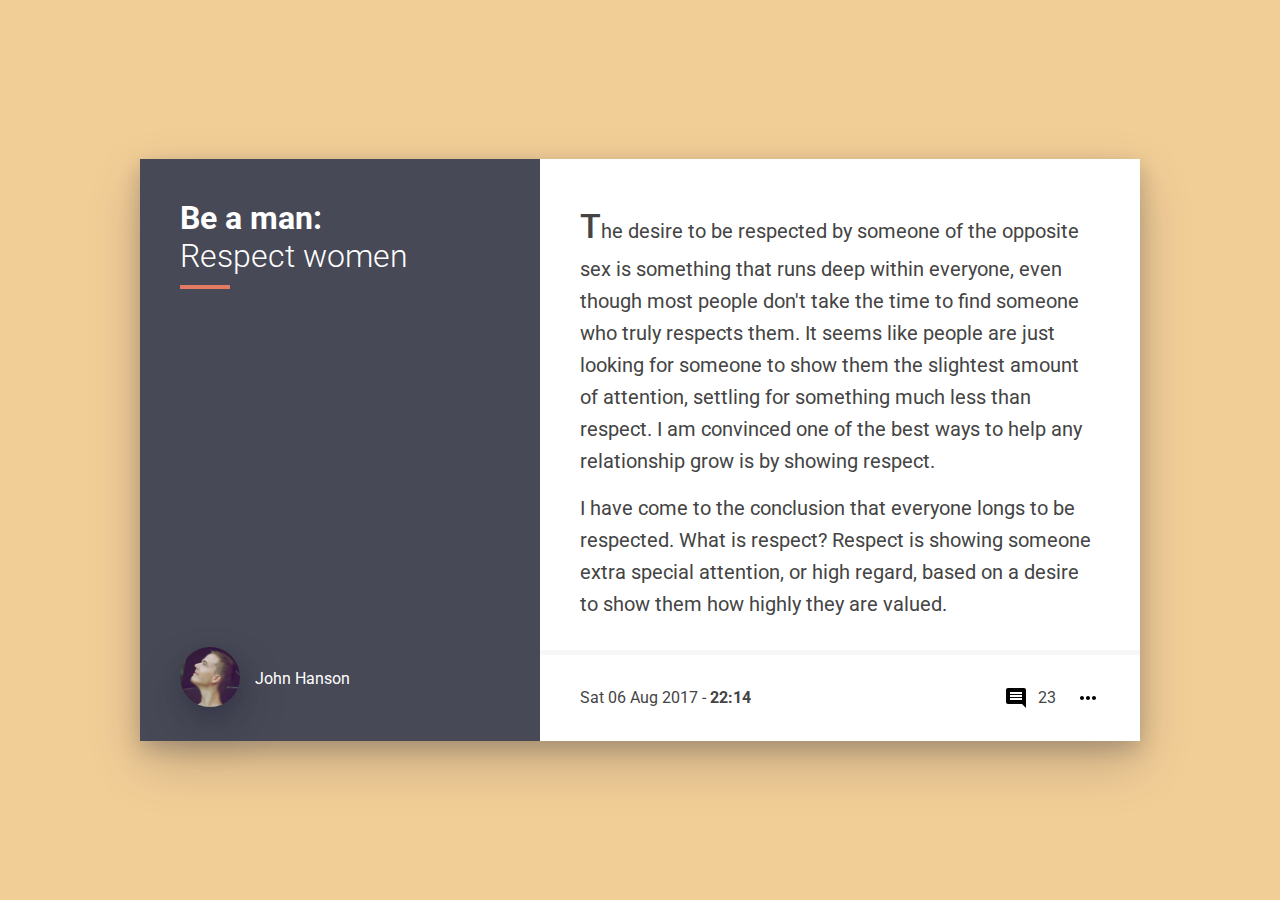
<file: article/assets/index.html>
<!DOCTYPE html>
<html lang="en">

<head>
  <meta charset="UTF-8">
  <meta name="viewport" content="width=device-width, initial-scale=1.0">
  <meta http-equiv="X-UA-Compatible" content="ie=edge">
  <title>Loop 1 - Step 7</title>
  <link href="https://fonts.googleapis.com/css?family=Roboto:300,400,500,700" rel="stylesheet">
  <link rel="stylesheet" href="./styles.css" />
</head>

<body>
  <div class="card">
    <div class="card__left">
      <div class="card__left__header">
        <div class="card__title">Be a man:</div>
        <div class="card__subtitle">Respect women</div>
        <div class="card__line"></div>
      </div>
      <div class="card__left__footer">
        <div class="card__author__image"><img src="./img/avatar.jpg" alt=""></div>
        <div class="card__author__name">John Hanson</div>
      </div>
    </div>
    <div class="card__right">
      <div class="card__content">
        <p>
          <span class="first-letter">T</span>he desire to be respected by someone of the opposite sex is something that runs deep within everyone, even though most people don't take the time to find someone who truly respects them. It seems like people are just looking for someone to show them the slightest amount of attention, settling for something much less than respect. I am convinced one of the best ways to help any relationship grow is by showing respect.
        </p>
        <p>
          I have come to the conclusion that everyone longs to be respected. What is respect? Respect is showing someone extra special attention, or high regard, based on a desire to show them how highly they are valued.
        </p>
      </div>
      <div class="card__right__footer">
        <div class="card__right__date">Sat 06 Aug 2017 - <strong>22:14</strong></div>
        <div class="card__right__info">
          <img src="./img/comment.svg" alt="">
          <div class="card__right__numcomments">23</div>
          <img src="./img/more.svg" alt="">
        </div>
      </div>
    </div>
  </div>

</body>

</html>
</file>
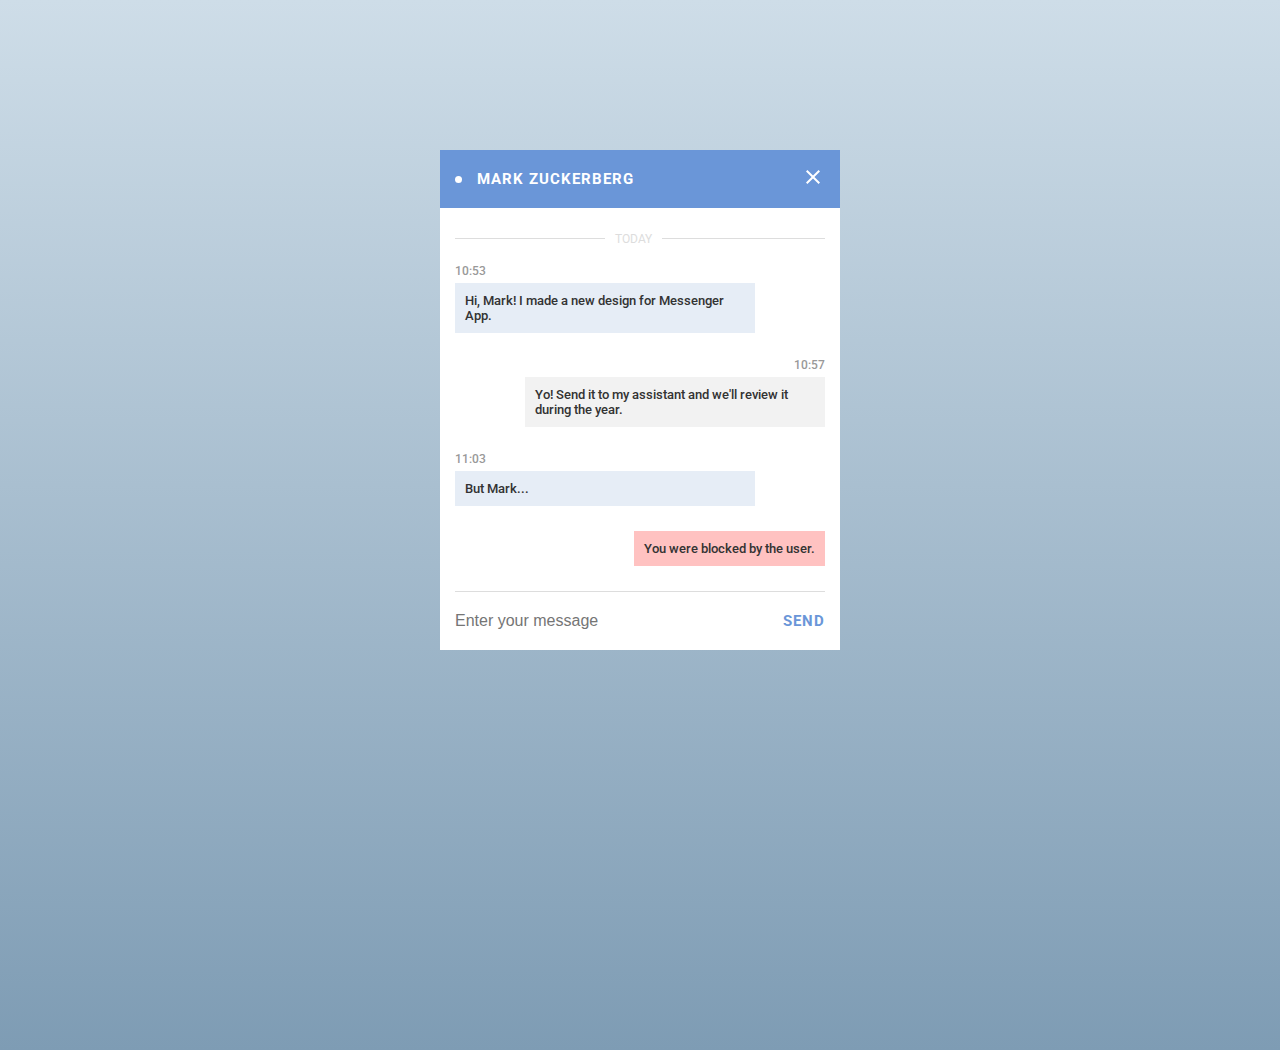
<file: chat/assets/index.html>
<!DOCTYPE html>
<html lang="en">

<head>
  <meta charset="UTF-8">
  <meta name="viewport" content="width=device-width, initial-scale=1.0">
  <meta http-equiv="X-UA-Compatible" content="ie=edge">
  <title>Loop 1 - Step 4</title>
  <link href="https://fonts.googleapis.com/css?family=Roboto:400,500,700" rel="stylesheet">
  <link rel="stylesheet" href="./styles.css" />
</head>

<body>
  <div class="chat">
    <div class="chat__header">
      <div class="chat__title">
        <div class="chat__dot"></div>
        <div class="chat__name">Mark Zuckerberg</div>
      </div>
      <div class="chat__close"><img src="./img/close.svg" alt=""></div>
    </div>
    <div class="chat__inner">
      <div class="chat__hr chat__date">
        <div class="chat__today">Today</div>
      </div>
      <div class="chat__messages">
        <div class="chat__message">
          <div class="chat__message__date">10:53</div>
          <div class="chat__message__content">Hi, Mark! I made a new design for Messenger App.</div>
        </div>
        <div class="chat__message">
          <div class="chat__message__date">10:57</div>
          <div class="chat__message__content">Yo! Send it to my assistant and we'll review it during the year.</div>
        </div>
        <div class="chat__message">
          <div class="chat__message__date">11:03</div>
          <div class="chat__message__content">But Mark...</div>
        </div>
        <div class="chat__message chat__error">
          <div class="chat__message__content">You were blocked by the user.</div>
        </div>
      </div>

      <div class="chat__hr">
      </div>
      <div class="chat__form">
        <input type="text" class="chat__mymessage" placeholder="Enter your message">
        <a href="#" class="chat__send">Send</a>
      </div>
    </div>
  </div>
</body>

</html>
</file>
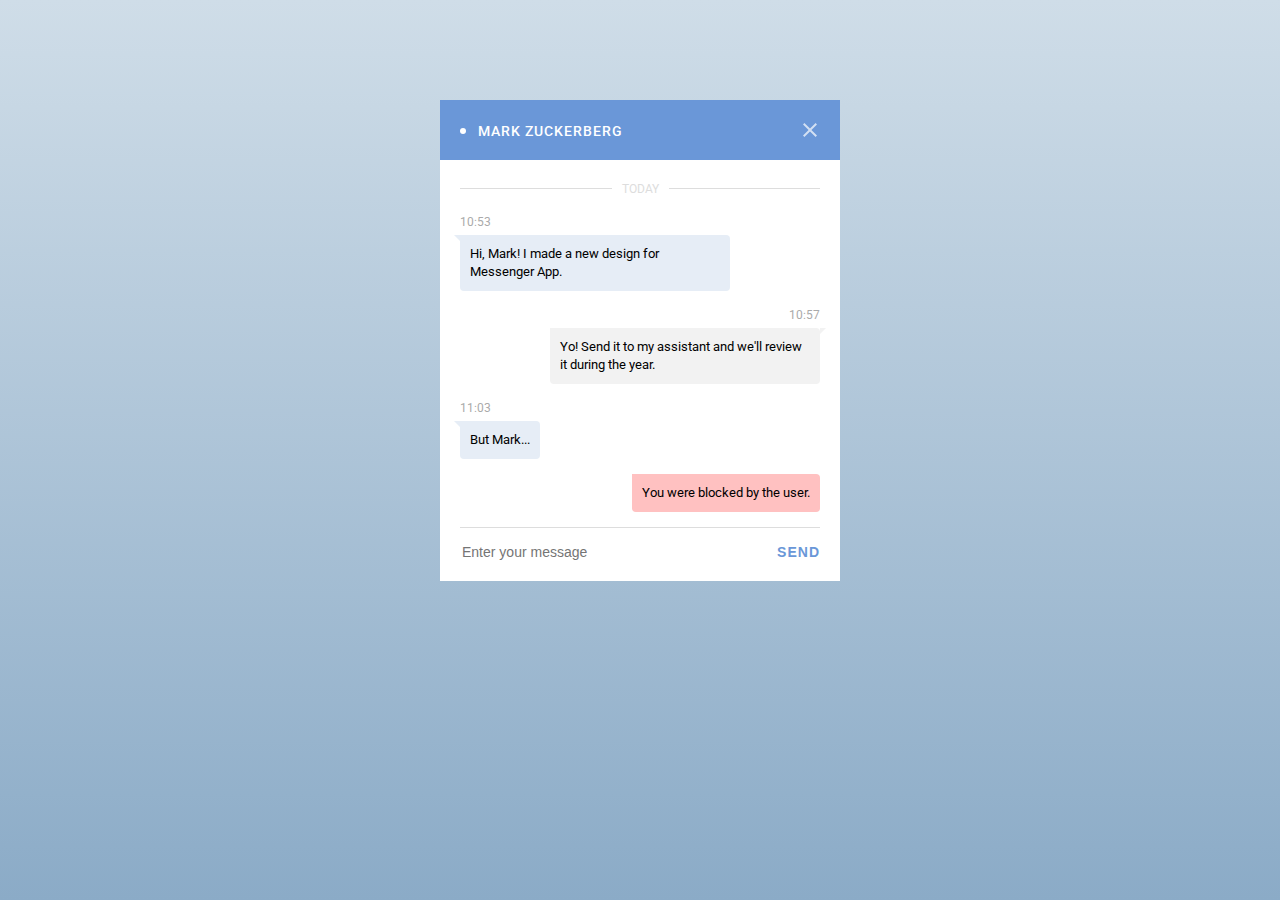
<file: chat/source/index.html>
<!DOCTYPE html>
<html lang="en">
<head>
  <meta charset="UTF-8">
  <meta name="viewport" content="width=device-width, initial-scale=1.0">
  <meta http-equiv="X-UA-Compatible" content="ie=edge">
  <title>Loop 1 - Step 4</title>
  <link href="https://fonts.googleapis.com/css?family=Roboto:400,500,700" rel="stylesheet">
  <link rel="stylesheet" href="./styles.css" />
</head>
<body>
  <!--
    Hints:

    1.
    We have the perfect example of reusing same blocks of code here with different states.
    Messages html is the same for all the cases and adding just 1 class to the message changes its
    visual appearance with no need to copy-paste the css.

    2.
    Wrapping your inputs and buttons with form is a best practice.
    It lets user submit it not just by pressing the button with mouse
    but in other native ways as well, like by pressing Enter.

  -->

  <div class="root">
    <div class="chat">
      <div class="chat__header">
        <div class="chat__title">
          <span class="chat__name">
            Mark Zuckerberg
          </span>
        </div>

        <button class="chat__close"></button>
      </div>

      <div class="chat__window">
        <div class="chat__separator">
          <div class="chat__date">
            Today
          </div>
        </div>

        <div class="message chat__message">
          <div class="message__time">
            10:53
          </div>
          <div class="message__content">
            Hi, Mark! I made a new design for Messenger App.
          </div>
        </div>

        <div class="message message_response chat__message">
          <div class="message__time">
            10:57
          </div>
          <div class="message__content">
            Yo! Send it to my assistant and we'll review it during the year.
          </div>
        </div>

        <div class="message chat__message">
          <div class="message__time">
            11:03
          </div>
          <div class="message__content">
            But Mark...
          </div>
        </div>

        <div class="message message_error message_response chat__message">
          <div class="message__content">
            You were blocked by the user.
          </div>
        </div>

        <form class="chat__bottom" action="#">
          <input type="text" class="chat__input" placeholder="Enter your message" />
          <button class="chat__submit">Send</button>
        </form>
      </div>
    </div>
  </div>
</body>
</html>
</file>
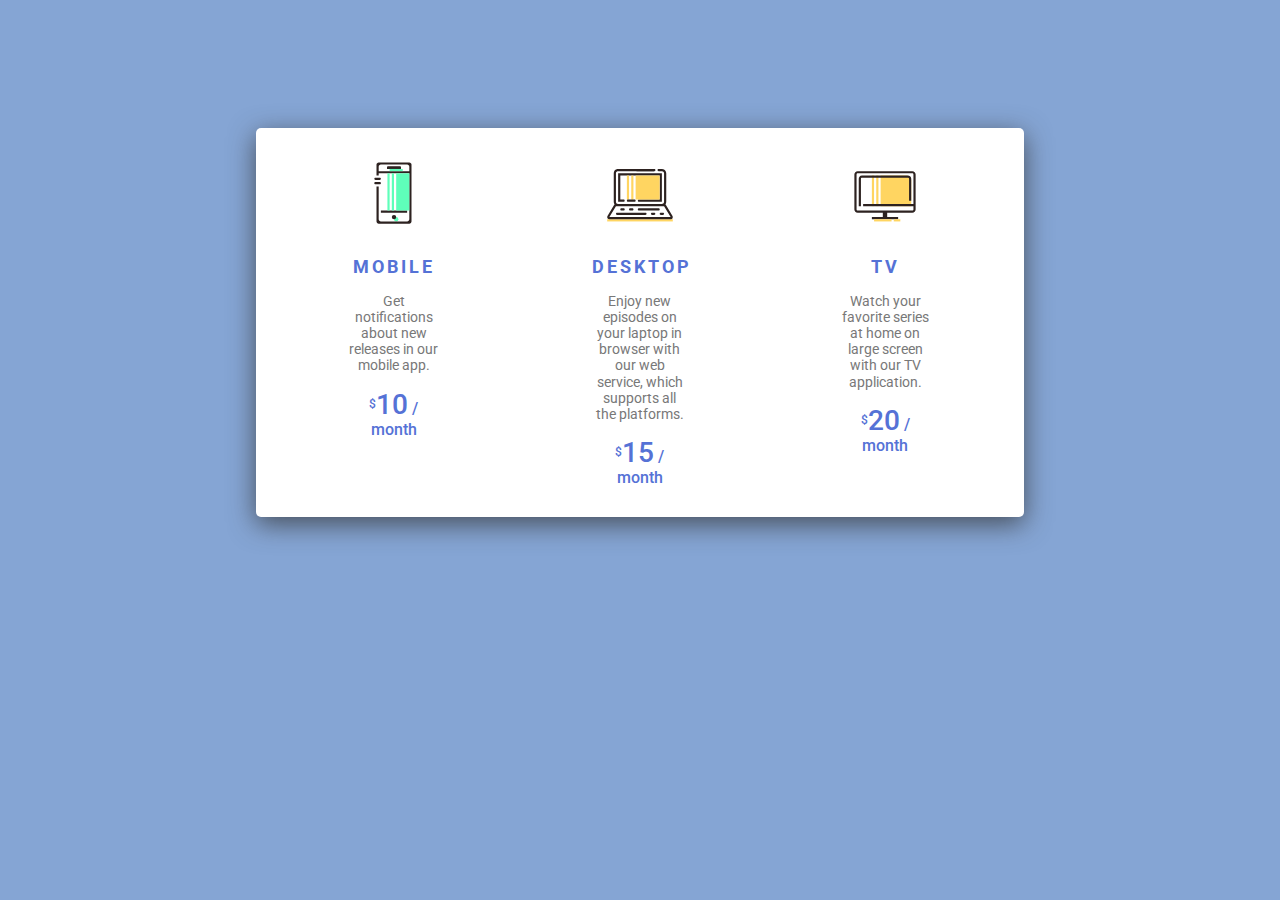
<file: offers_row/assets/index.html>
<!DOCTYPE html>
<html lang="en">

<head>
  <meta charset="UTF-8">
  <meta name="viewport" content="width=device-width, initial-scale=1.0">
  <meta http-equiv="X-UA-Compatible" content="ie=edge">
  <title>Loop 1 - Step 1</title>
  <link href="https://fonts.googleapis.com/css?family=Roboto:400,500,700" rel="stylesheet">
  <link rel="stylesheet" href="./normalize.css">
  <link rel="stylesheet" href="./styles.css" />
</head>

<body>
  <main>
    <div class="offers">
      <div class="offers__item">
        <div class="offer__image"><img src="./img/device.svg" alt=""></div>
        <div class="offer__title">Mobile</div>
        <div class="offer__content">Get notifications about new releases in our mobile app.</div>
        <div class="offer__price"><sup>$</sup><span class="price__amount">10</span> / month</div>
      </div>
      <div class="offers__item">
        <div class="offer__image"><img src="./img/laptop.svg" alt=""></div>
        <div class="offer__title">Desktop</div>
        <div class="offer__content">Enjoy new episodes on your laptop in browser with our web service, which supports all the platforms.</div>
        <div class="offer__price"><sup>$</sup><span class="price__amount">15</span> / month</div>
      </div>
      <div class="offers__item">
        <div class="offer__image"><img src="./img/monitor.svg" alt=""></div>
        <div class="offer__title">TV</div>
        <div class="offer__content">Watch your favorite series at home on large screen with our TV application.</div>
        <div class="offer__price"><sup>$</sup><span class="price__amount">20</span> / month</div>
      </div>
    </div>
  </main>
</body>

</html>
</file>
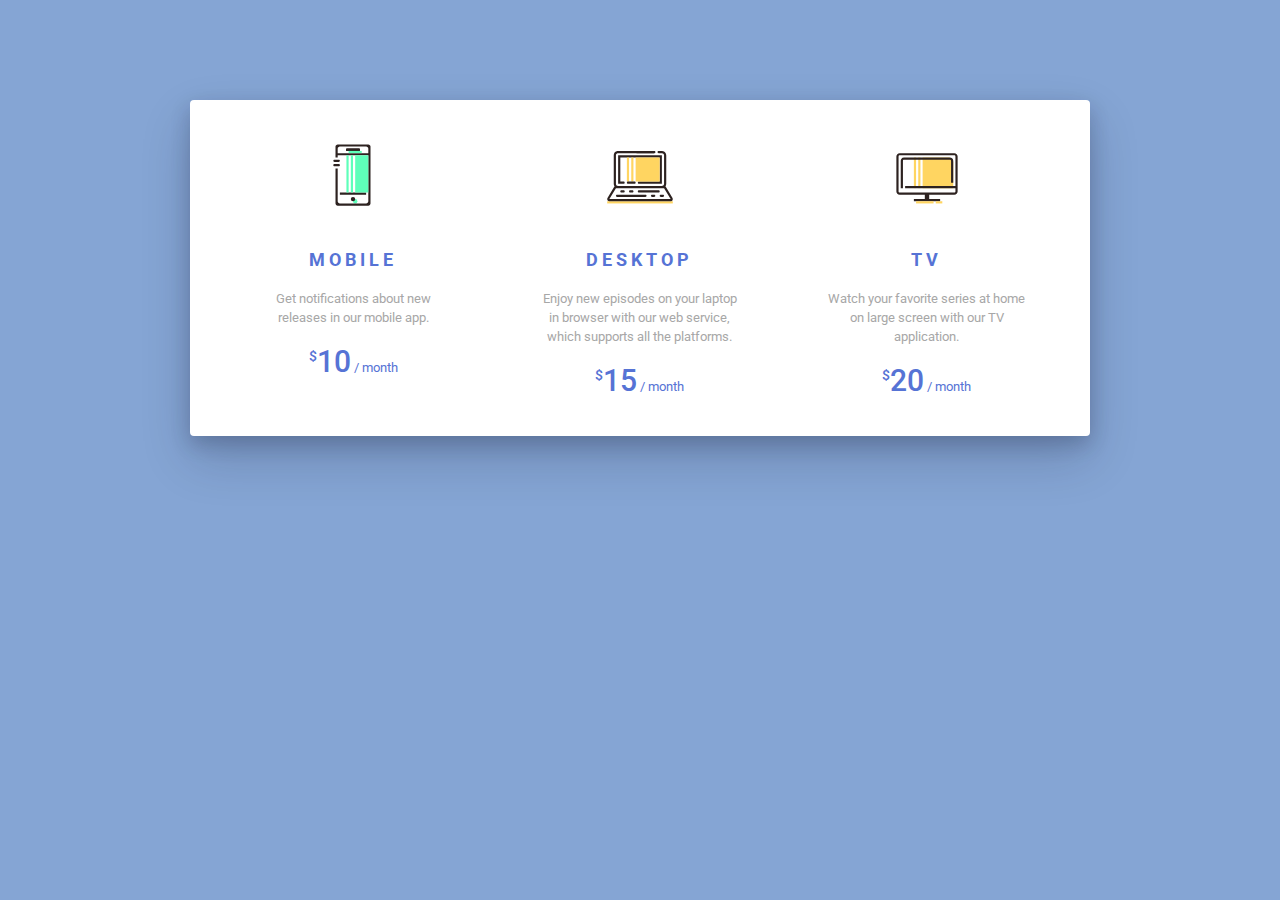
<file: offers_row/source/index.html>
<!DOCTYPE html>
<html lang="en">
<head>
  <meta charset="UTF-8">
  <meta name="viewport" content="width=device-width, initial-scale=1.0">
  <meta http-equiv="X-UA-Compatible" content="ie=edge">
  <title>Loop 1 - Step 1</title>
  <link href="https://fonts.googleapis.com/css?family=Roboto:400,500,700" rel="stylesheet">
  <link rel="stylesheet" href="./styles.css" />
</head>
<body>
  <!--
    Hints:

    1.
    You can notice opening and closing comments between the columns in the code.
    They are used in order to remove offsets between inline-block elements.
    That happens cause they are partly inline, so browser parses them as words in a sentence
    and adding a new line in the code counts as a space symbol for browser.
    Thus we are removing such spaces using comments.

    2.
    Columns contents have different texts and icons but their code is the same for all 3 the cases.
    That makes these contents reusable in any context.
    Whether it's wrapped in a column or used in any other way - it keeps its structure the same.
  -->

  <div class="root">
    <div class="card">
      <a href="#" class="item">
        <img class="item__image" src="./img/device.svg" />
        <h2 class="item__title">
          Mobile
        </h2>
        <p class="item__text">
          Get notifications about new releases in our mobile app.
        </p>
        <div class="item__price">
          <span class="item__value"><sup class="item__currency">$</sup>10</span>
          / month
        </div>
      </a><!--
      --><a href="#" class="item">
        <img class="item__image" src="./img/laptop.svg" />
        <h2 class="item__title">
          Desktop
        </h2>
        <p class="item__text">
          Enjoy new episodes on your laptop in browser with our web service, which supports all the platforms.
        </p>
        <div class="item__price">
          <span class="item__value"><sup class="item__currency">$</sup>15</span>
          / month
        </div>
      </a><!--
      --><a href="#" class="item">
        <img class="item__image" src="./img/monitor.svg" />
        <h2 class="item__title">
          TV
        </h2>
        <p class="item__text">
          Watch your favorite series at home on large screen with our TV application.
        </p>
        <div class="item__price">
          <span class="item__value"><sup class="item__currency">$</sup>20</span>
          / month
        </div>
      </a>
    </div>
  </div>
</body>
</html>
</file>
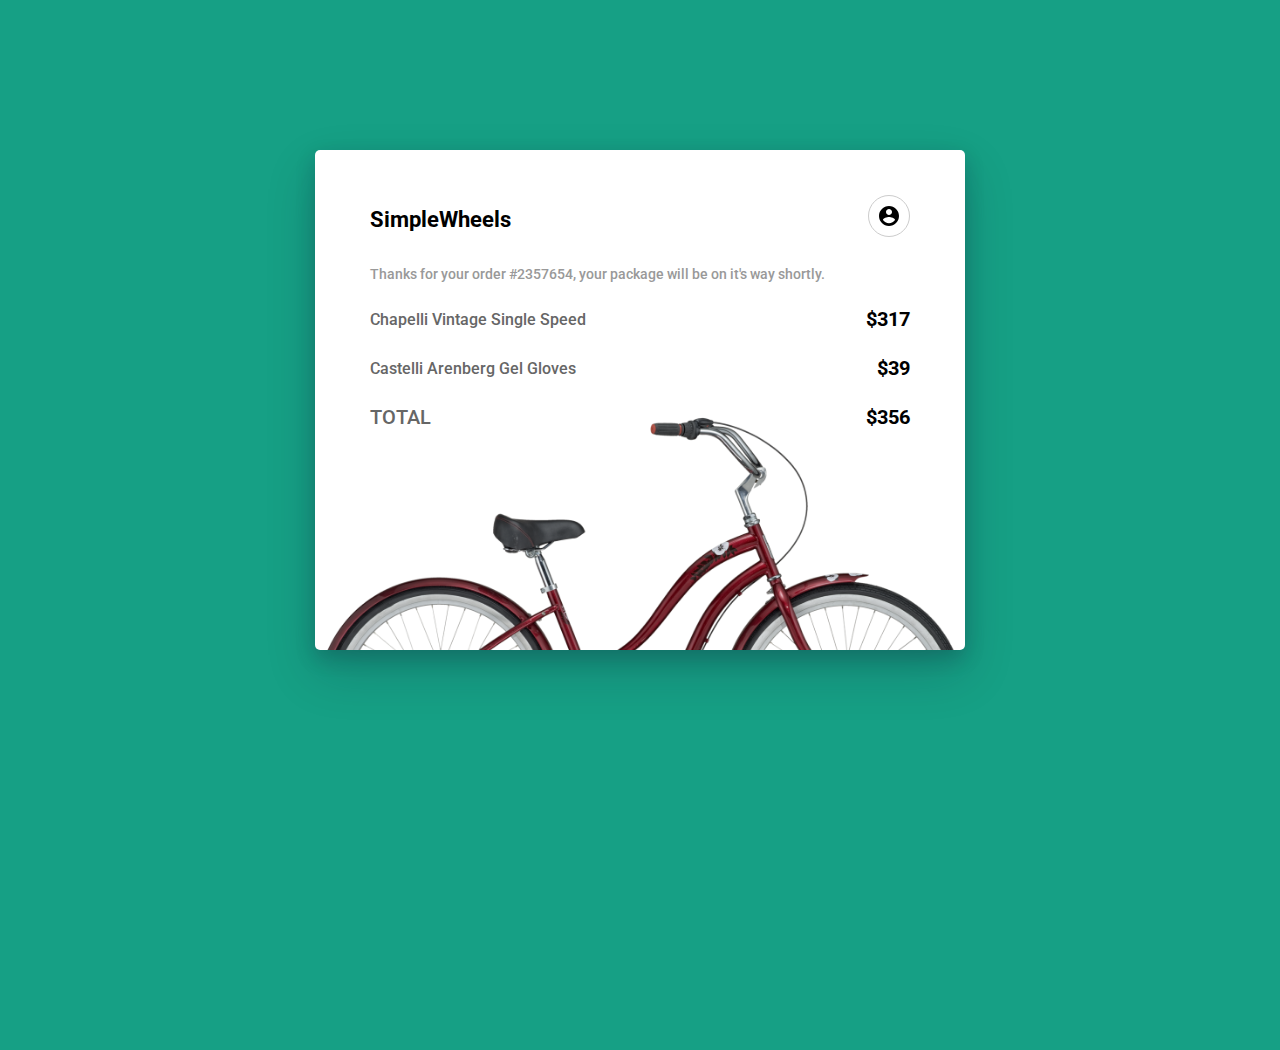
<file: order_confirmation/assets/index.html>
<!DOCTYPE html>
<html lang="en">

<head>
  <meta charset="UTF-8">
  <meta name="viewport" content="width=device-width, initial-scale=1.0">
  <meta http-equiv="X-UA-Compatible" content="ie=edge">
  <title>Loop 1 - Step 3</title>
  <link href="https://fonts.googleapis.com/css?family=Roboto:400,500,700" rel="stylesheet">
  <link rel="stylesheet" href="./styles.css" />
</head>

<body>
  <div class="card">
    <div class="card__row card__header">
      <div class="card__title">SimpleWheels</div>
      <div class="card__pic"><img src="./img/account.svg" alt=""></div>
    </div>
    <div class="card__row card__confirmation">
      Thanks for your order #2357654, your package will be on it's way shortly.
    </div>
    <div class="card__row">
      <div class="card__item">Chapelli Vintage Single Speed</div>
      <div class="card__price">$317</div>
    </div>
    <div class="card__row">
      <div class="card__item">Castelli Arenberg Gel Gloves</div>
      <div class="card__price">$39</div>
    </div>
    <div class="card__row card__total">
      <div class="card__item">Total</div>
      <div class="card__price">$356</div>
    </div>
  </div>
</body>

</html>
</file>
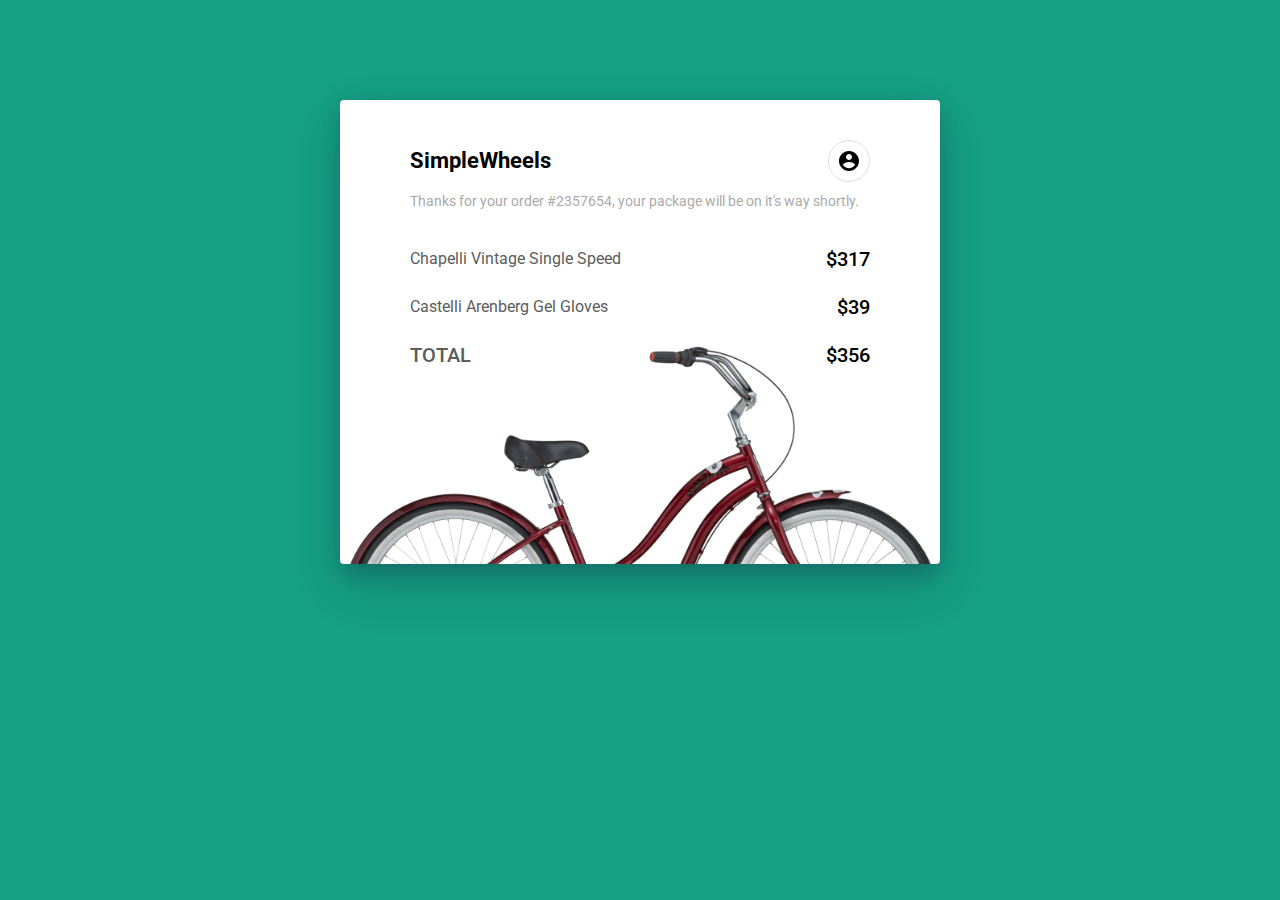
<file: order_confirmation/source/index.html>
<!DOCTYPE html>
<html lang="en">
<head>
  <meta charset="UTF-8">
  <meta name="viewport" content="width=device-width, initial-scale=1.0">
  <meta http-equiv="X-UA-Compatible" content="ie=edge">
  <title>Loop 1 - Step 3</title>
  <link href="https://fonts.googleapis.com/css?family=Roboto:400,500,700" rel="stylesheet">
  <link rel="stylesheet" href="./styles.css" />
</head>
<body>
  <!--
    Hints:

    1.
    Hover animation for the icon uses box-shadow instead of border with opacity
    as it doesn't move the element when its value is changed, so we don't have to move it back manually.

    2.
    Absolute positioning the image of the bicycle as a separate block should help you maintain the code in the future.
    The code will be more likely to break after adding new content if it is rendered using background for the whole card.

  -->

  <div class="root">
    <div class="card">
      <div class="card__inner">
        <div class="card__top">
          <div class="card__title">
            SimpleWheels
          </div>
          <a href="#account" class="card__account">
            <img src="./img/account.svg" alt="" class="card__account-icon" />
          </a>
        </div>
        <div class="card__subtitle">
          Thanks for your order #2357654, your package will be on it's way shortly.
        </div>

        <div class="order card__order">
          <div class="order__item">
            <div class="order__name">
              Chapelli Vintage Single Speed
            </div>
            <div class="order__price">
              $317
            </div>
          </div>
          <div class="order__item">
            <div class="order__name">
              Castelli Arenberg Gel Gloves
            </div>
            <div class="order__price">
              $39
            </div>
          </div>
          <div class="order__item order__item_total">
            <div class="order__name">
              Total
            </div>
            <div class="order__price">
              $356
            </div>
          </div>
        </div>
      </div>  

      <div class="card__background"></div>
    </div>
  </div>
</body>
</html>
</file>
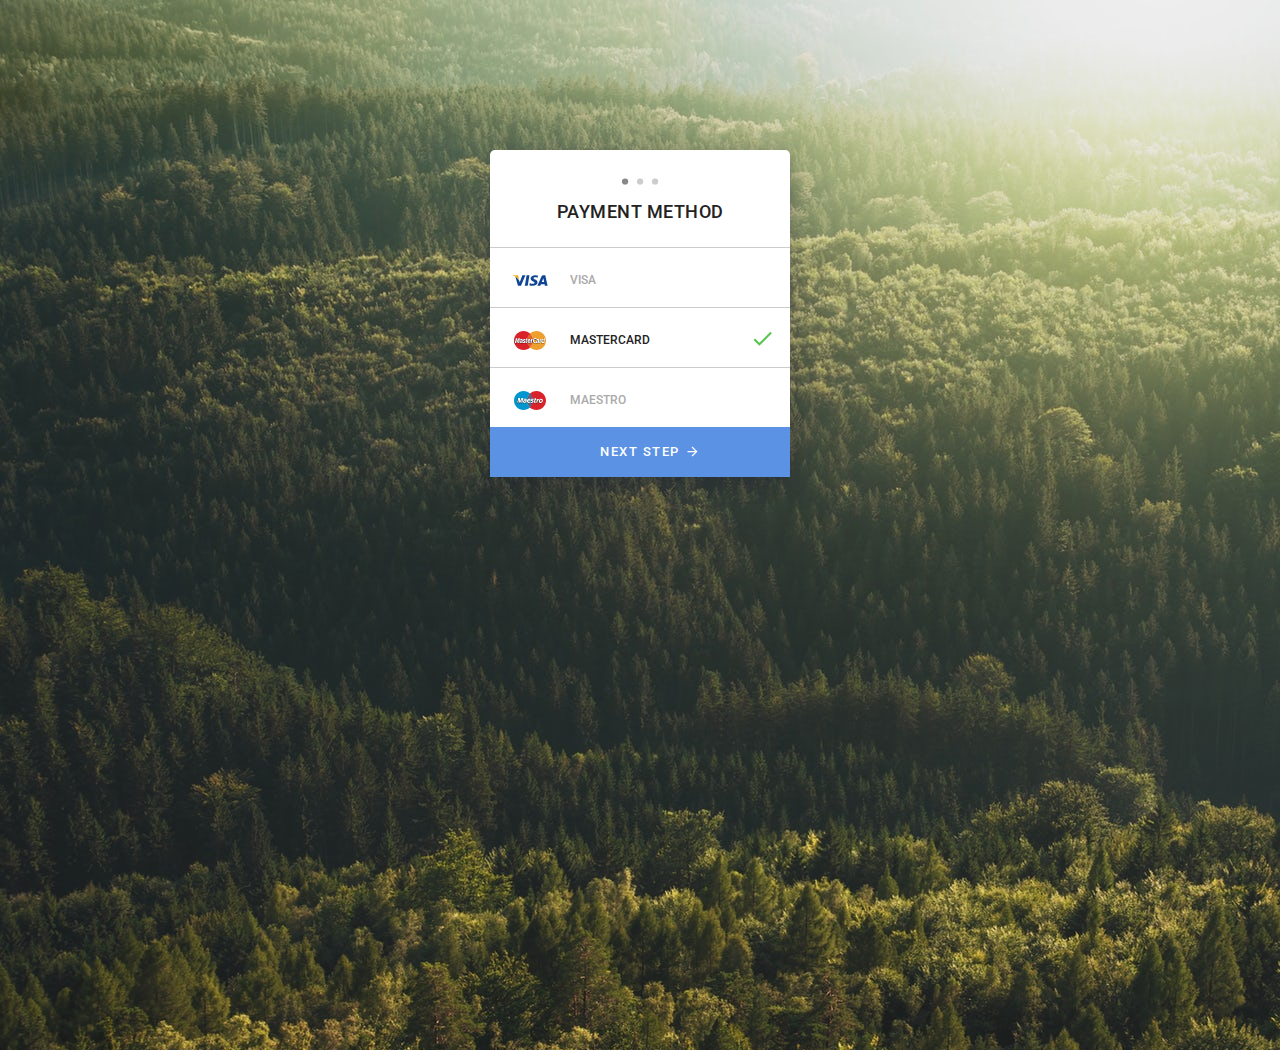
<file: payment_method/assets/index.html>
<!DOCTYPE html>
<html lang="en">
<head>
  <meta charset="UTF-8">
  <meta name="viewport" content="width=device-width, initial-scale=1.0">
  <meta http-equiv="X-UA-Compatible" content="ie=edge">
  <title>Loop 1 - Step 2</title>
  <link href="https://fonts.googleapis.com/css?family=Roboto:400,500,700" rel="stylesheet">
  <link rel="stylesheet" href="./styles.css" />
</head>
<body>
  <div class="card">
    <div class="card__header">
      <div class="card__dots"><span class="active">.</span>..</div>
      <div class="card__title">Payment method</div>
    </div>
    <div class="item">
      <div class="item__image"><img src="./img/visa.svg" alt=""></div>
      <div class="item__text">Visa</div>
    </div>
    <div class="item item-active">
      <div class="item__image"><img src="./img/mastercard.svg" alt=""></div>
      <div class="item__text">Mastercard</div>
    </div>
    <div class="item">
      <div class="item__image"><img src="./img/maestro.svg" alt=""></div>
      <div class="item__text">Maestro</div>
    </div>
    <a href="#" class="card__button"><span>Next step</span></a>
  </div>
</body>
</html>
</file>
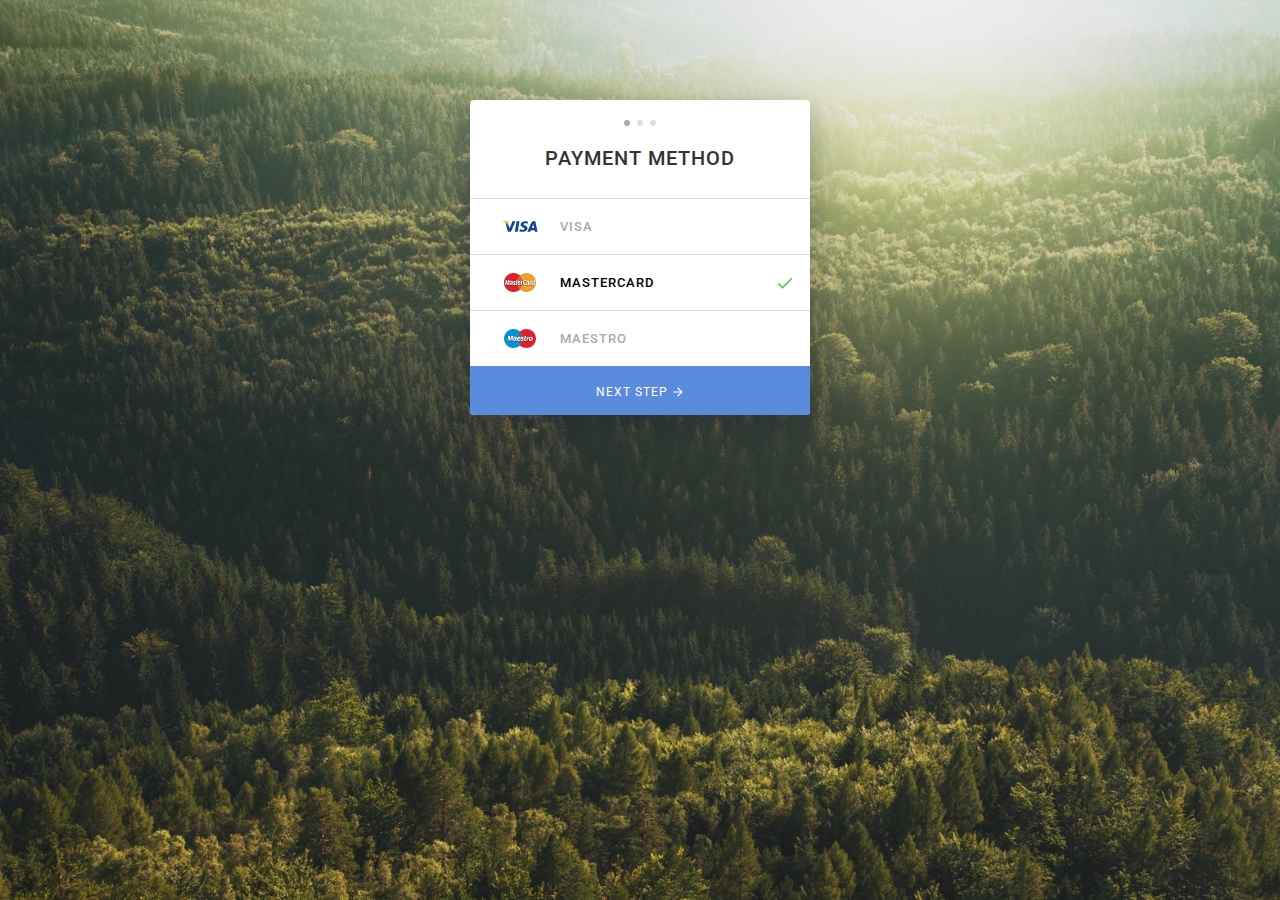
<file: payment_method/source/index.html>
<!DOCTYPE html>
<html lang="en">
<head>
  <meta charset="UTF-8">
  <meta name="viewport" content="width=device-width, initial-scale=1.0">
  <meta http-equiv="X-UA-Compatible" content="ie=edge">
  <title>Loop 1 - Step 2</title>
  <link href="https://fonts.googleapis.com/css?family=Roboto:400,500,700" rel="stylesheet">
  <link rel="stylesheet" href="./styles.css" />
</head>
<body>
  <!--
    Hints:

    1.
    You can find classes like dots__item dots__item_active in the code.
    This css naming method is called BEM and you can easily find some information
    about it in the Google.
    _active part means we are modifying the original class by changing current
    or adding some new styles to the element.
    It is used to prevent copy-pasting the same code over and over again as default
    styles for element are applied by the dots__item class.

    2.
    Flex is used for options__item in order to prevent the code break when option
    contains more text.
    You cannot be sure that there won't be a longer name at some point in the future.
    Even if design has only 1-word names for now.
  -->

  <div class="root">
    <div class="card">
      <div class="card__top">
        <div class="dots card__dots">
          <div class="dots__item dots__item_active"></div>
          <div class="dots__item"></div>
          <div class="dots__item"></div>
        </div>

        <div class="card__title">
          Payment Method
        </div>
      </div>

      <div class="options">
        <div class="options__item">
          <img src="./img/visa.svg" alt="" class="options__icon" />
          <span class="options__text">Visa</span>
        </div>
        <div class="options__item options__item_active">
          <img src="./img/mastercard.svg" alt="" class="options__icon" />
          <span class="options__text">Mastercard</span>
        </div>
        <div class="options__item">
          <img src="./img/maestro.svg" alt="" class="options__icon" />
          <span class="options__text">Maestro</span>
        </div>
      </div>

      <a class="button" href="#action">
        <span class="button__text">
          Next Step
        </span>
        <img class="button__icon" src="./img/arrow.svg" />
      </a>
    </div>
  </div>
</body>
</html>
</file>
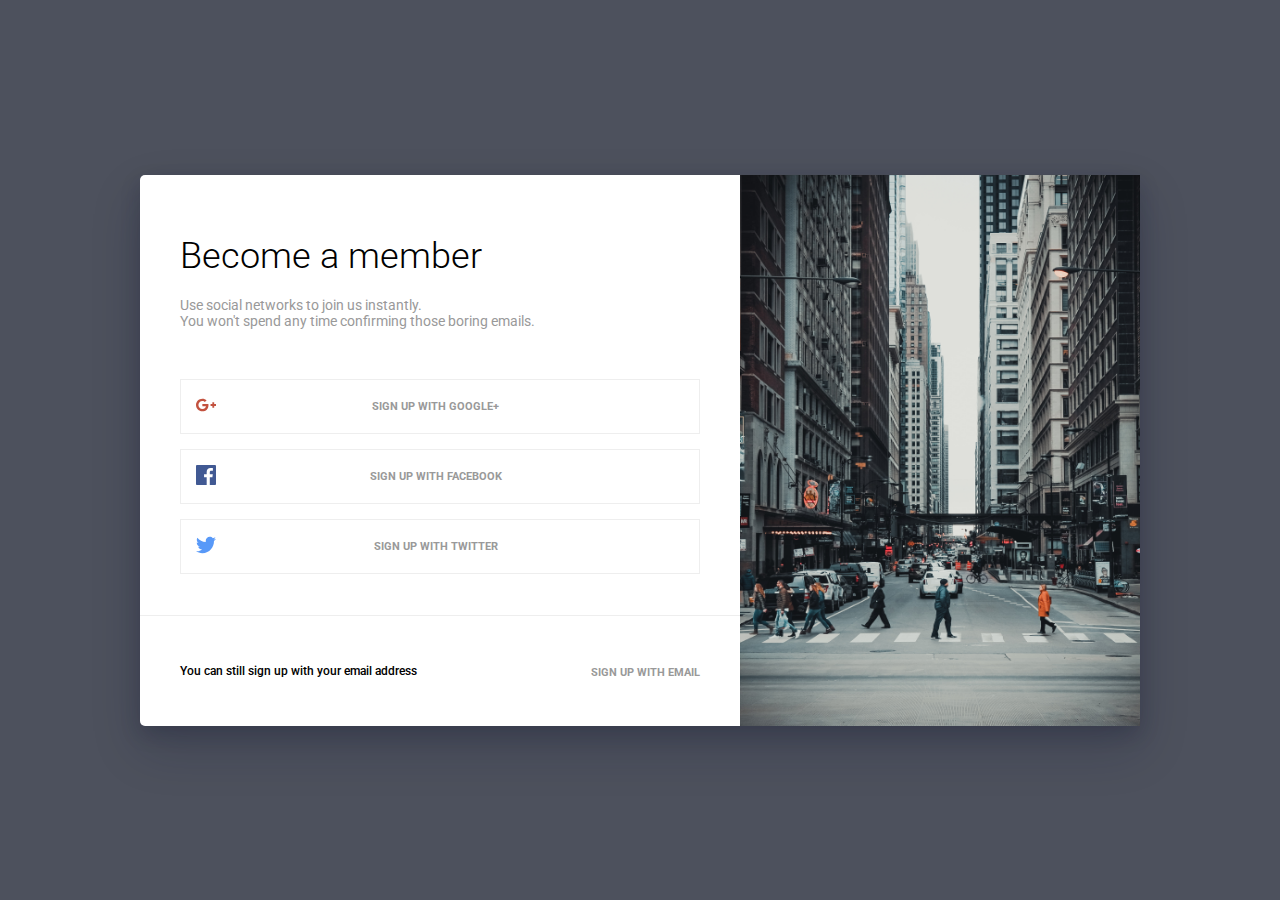
<file: social_signup/assets/index.html>
<!DOCTYPE html>
<html lang="en">
<head>
  <meta charset="UTF-8">
  <meta name="viewport" content="width=device-width, initial-scale=1.0">
  <meta http-equiv="X-UA-Compatible" content="ie=edge">
  <title>Loop 1 - Step 6</title>
  <link href="https://fonts.googleapis.com/css?family=Roboto:300,400,500,700" rel="stylesheet">
  <link rel="stylesheet" href="./styles.css" />
</head>
<body>
  <div class="card">
    <div class="card__left">
      <div class="card__content">
        <div class="card__title">Become a member</div>
        <div class="card__subtitle">
          Use social networks to join us instantly.<br>
          You won't spend any time confirming those boring emails.
        </div>
        <div class="card__options">
          <div class="card__option">
            <div class="card__option__image"><img src="./img/googleplus.svg" alt=""></div>
            <div class="card__option__text">Sign up with Google+</div>
          </div>
          <div class="card__option">
            <div class="card__option__image"><img src="./img/facebook.svg" alt=""></div>
            <div class="card__option__text">Sign up with Facebook</div>
          </div>
          <div class="card__option">
            <div class="card__option__image"><img src="./img/twitter.svg" alt=""></div>
            <div class="card__option__text">Sign up with Twitter</div>
          </div>
        </div>
      </div>
      <div class="card__footer">
        <div class="card__footer__left">You can still sign up with your email address</div>
        <div class="card__footer__right"><a href="#">Sign up with email</a></div>
      </div>
    </div>
    <div class="card__right"></div>
  </div>
</body>
</html>
</file>
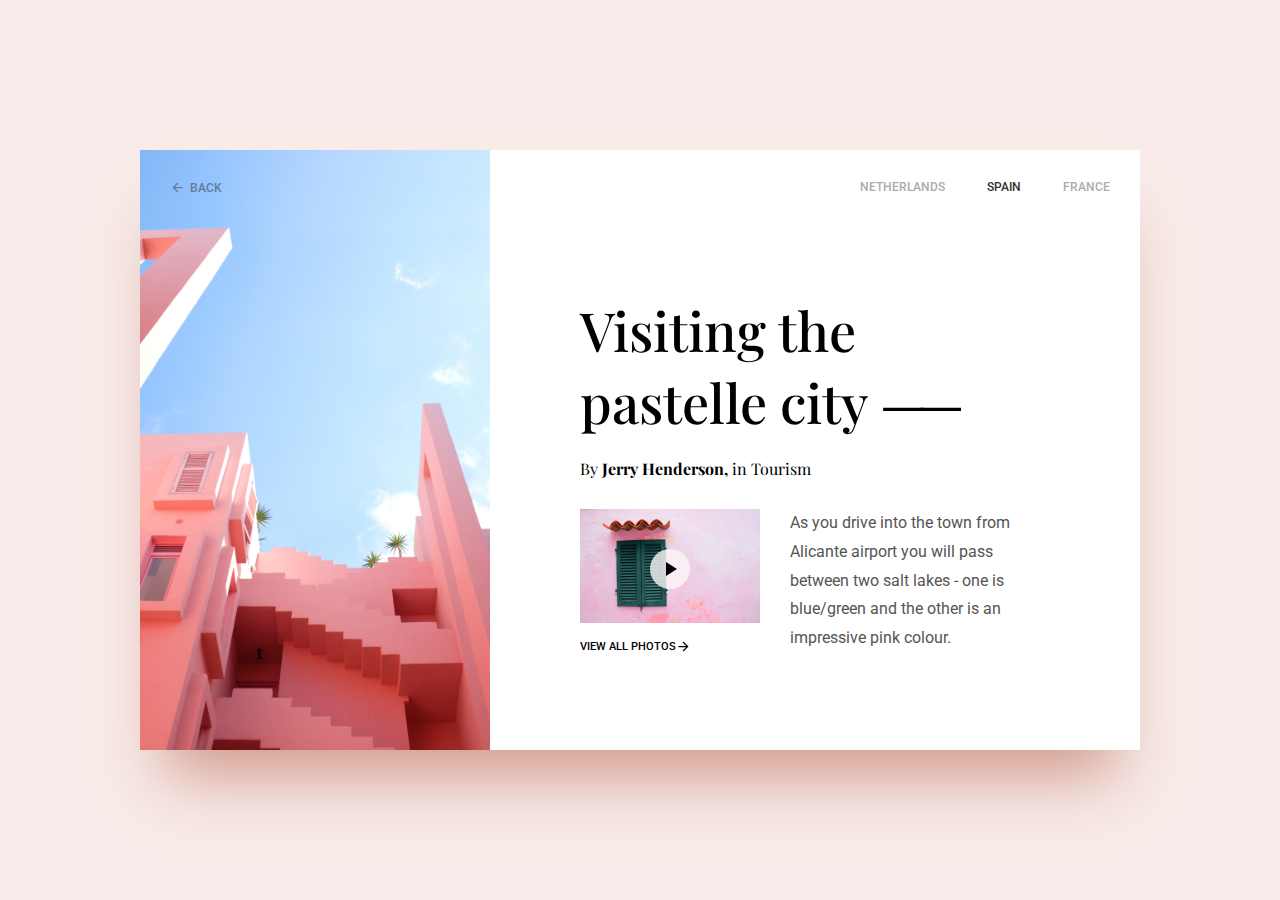
<file: tourism_article_preview/assets/index.html>
<!DOCTYPE html>
<html lang="en">

<head>
  <meta charset="UTF-8">
  <meta name="viewport" content="width=device-width, initial-scale=1.0">
  <meta http-equiv="X-UA-Compatible" content="ie=edge">
  <title>Loop 1 - Step 8</title>
  <link href="https://fonts.googleapis.com/css?family=Roboto:300,400,500,700" rel="stylesheet">
  <link href="https://fonts.googleapis.com/css?family=Playfair+Display" rel="stylesheet">
  <link rel="stylesheet" href="./styles.css" />
</head>

<body>
  <div class="card">
    <div class="card__left">
      <div class="card__back">
        <svg fill="#627a99" height="15" viewBox="0 0 24 24" width="15" xmlns="http://www.w3.org/2000/svg">
          <path d="M0 0h24v24H0z" fill="none" />
          <path d="M20 11H7.83l5.59-5.59L12 4l-8 8 8 8 1.41-1.41L7.83 13H20v-2z" />
        </svg> Back
      </div>
    </div>
    <div class="card__right">
      <div class="card__countries">
        <a href="#">Netherlands</a>
        <a href="#" class="active">Spain</a>
        <a href="#">France</a>
      </div>
      <div class="card__main">
        <div class="card__title">Visiting the pastelle city <span class="dashes">&mdash;&mdash;</span></div>
        <div class="card__subtitle">By <strong>Jerry Henderson,</strong> in Tourism</div>
        <div class="card__content">
          <div class="card__image">
            <img src="./img/preview.jpg" alt="">
            <div class="card__image-subtitle"><span>View all photos</span><svg fill="#000000" height="15" viewBox="0 0 24 24" width="15" xmlns="http://www.w3.org/2000/svg">
                <path d="M0 0h24v24H0z" fill="none" />
                <path d="M12 4l-1.41 1.41L16.17 11H4v2h12.17l-5.58 5.59L12 20l8-8z" />
              </svg></div>
          </div>
          <div class="card__text">
            As you drive into the town from Alicante airport you will pass between two salt lakes - one is blue/green and the other is an impressive pink colour.
          </div>
        </div>
      </div>
    </div>
  </div>
</body>

</html>
</file>
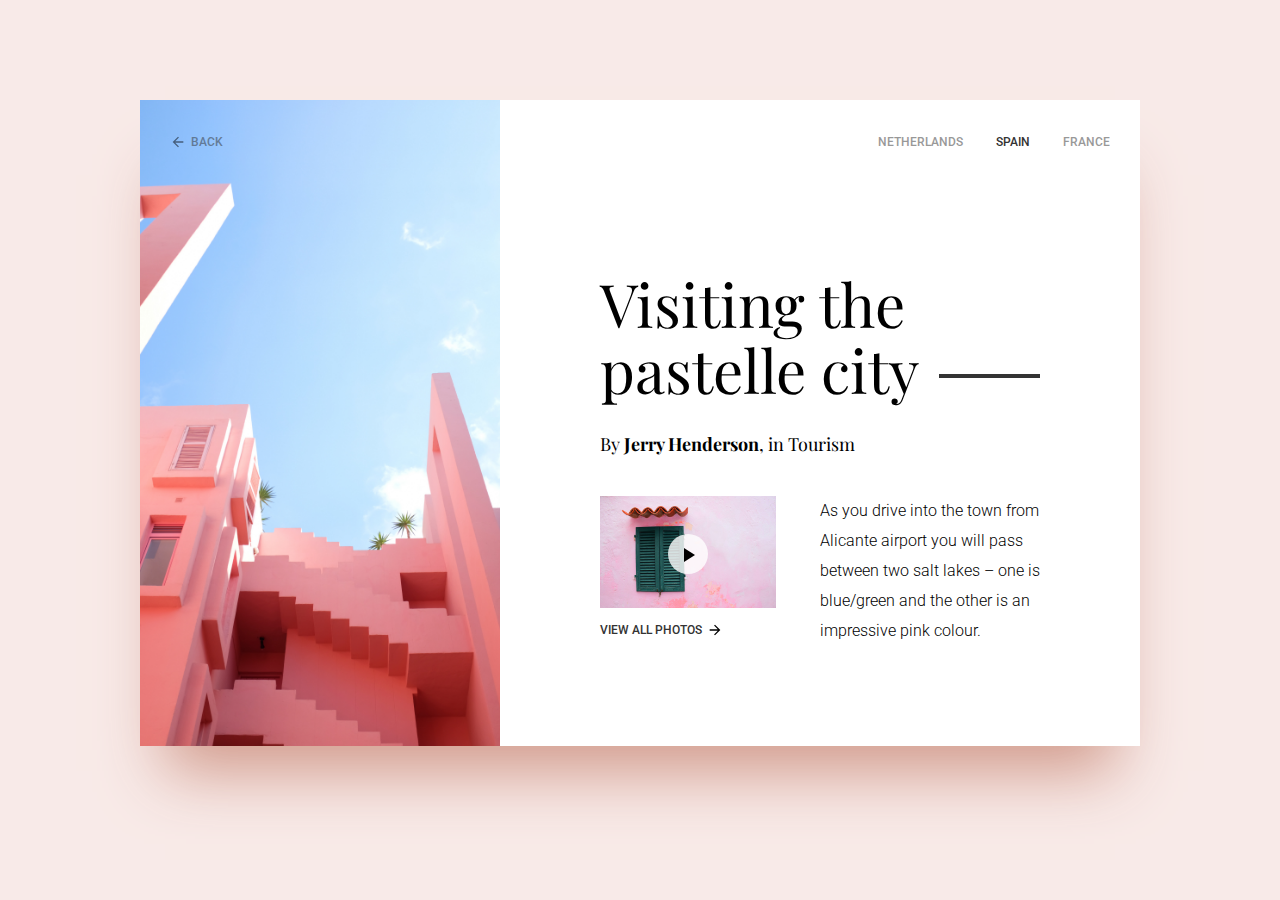
<file: tourism_article_preview/source/index.html>
<!DOCTYPE html>
<html lang="en">
<head>
  <meta charset="UTF-8">
  <meta name="viewport" content="width=device-width, initial-scale=1.0">
  <meta http-equiv="X-UA-Compatible" content="ie=edge">
  <title>Loop 1 - Step 8</title>
  <link href="https://fonts.googleapis.com/css?family=Roboto:300,400,500,700" rel="stylesheet">
  <link href="https://fonts.googleapis.com/css?family=Playfair+Display" rel="stylesheet">
  <link rel="stylesheet" href="./styles.css" />
</head>
<body>
  <!--
    Hints:

    Sometimes it happens and you don't have a chance to discuss certain moments in the design
    and have to decide the way you code it on your own.
    In this step the most challenging part for most coders is to style the line after the heading,
    especially when its length can change.

    Our solution was to make the line 100% width but hidden under the heading with white background.
    You can try changing the heading text and see how it behaves for different cases.
  -->

  <div class="root">
    <div class="card">
      <div class="card__side">
        <div class="card__navigation card__navigation_left">
          <a href="#" class="link card__navigation-link">
            <img src="./img/arrow-back.svg" class="link__icon" />
            <span class="link__text">
              Back
            </span>
          </a>
        </div>
      </div>

      <div class="card__main">
        <div class="card__navigation card__navigation_right">
          <a href="#" class="link card__navigation-link">
            <span class="link__text">
              Netherlands
            </span>
          </a>

          <a href="#" class="link card__navigation-link card__navigation-link_active">
            <span class="link__text">
              Spain
            </span>
          </a>

          <a href="#" class="link card__navigation-link">
            <span class="link__text">
              France
            </span>
          </a>
        </div>

        <div class="card__title">
          <span class="card__title-inner">
            Visiting the pastelle city
          </span>
        </div>

        <div class="card__subtitle">
          By <b>Jerry Henderson</b>, in Tourism
        </div>

        <div class="card__content">
          <div class="card__preview">
            <div class="preview">
              <div class="preview__icon">
                <img src="./img/play.svg" class="preview__play" />
              </div>
              <img src="./img/preview.jpg" class="preview__image" />
            </div>

            <a href="#" class="link card__preview-link">
              <span class="link__text">
                View all photos
              </span>
              <img src="./img/arrow-forward.svg" class="link__icon" />
            </a>
          </div><!--
          --><div class="card__text">
            As you drive into the town from Alicante airport you will pass between two salt lakes – one is blue/green and the other is an impressive pink colour.
          </div>
        </div>
      </div>
    </div>
  </div>
</body>
</html>
</file>
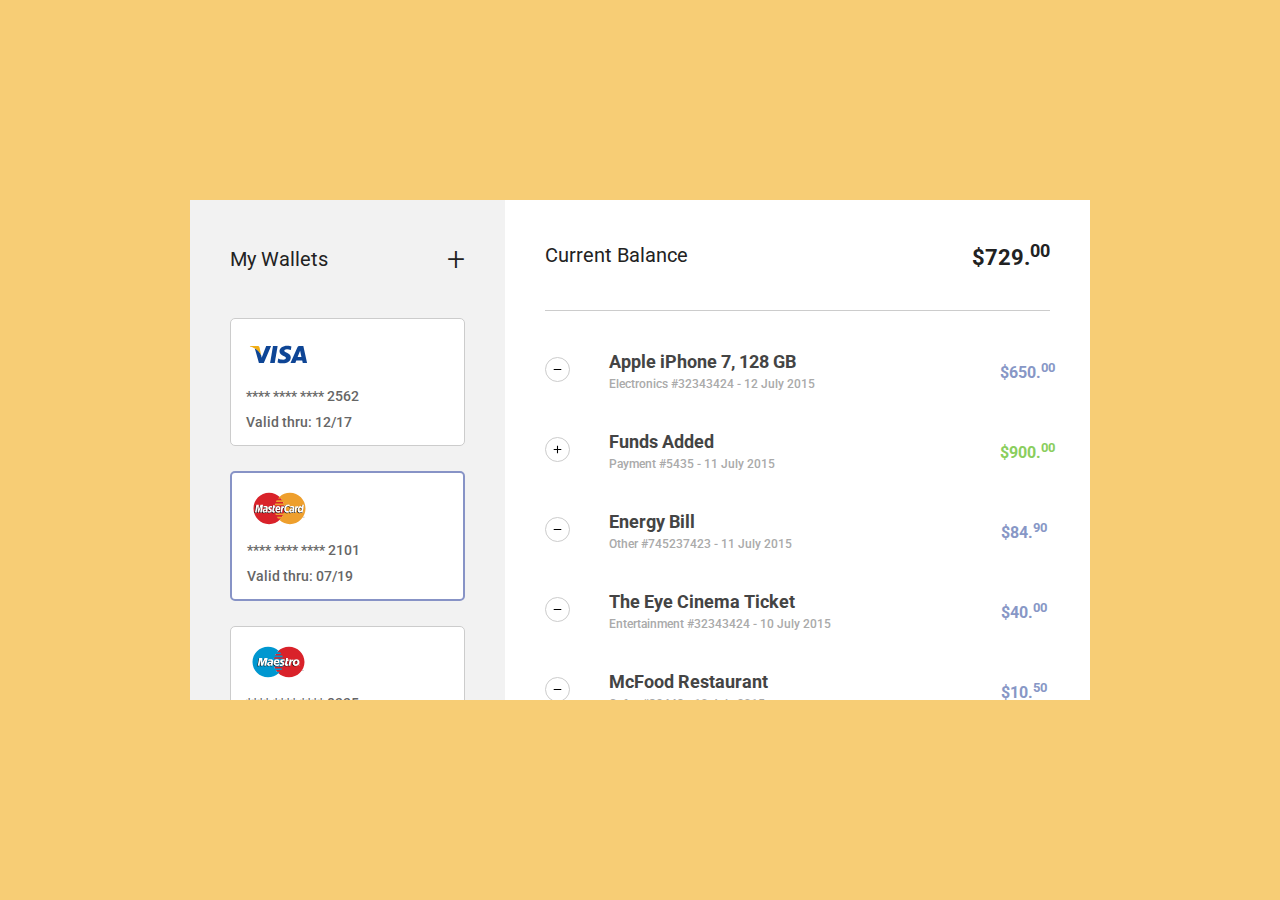
<file: transactions_history/assets/index.html>
<!DOCTYPE html>
<html lang="en">

<head>
  <meta charset="UTF-8">
  <meta name="viewport" content="width=device-width, initial-scale=1.0">
  <meta http-equiv="X-UA-Compatible" content="ie=edge">
  <title>Loop 1 - Step 9</title>
  <link href="https://fonts.googleapis.com/css?family=Roboto:300,400,500,700" rel="stylesheet">
  <link rel="stylesheet" href="./styles.css" />
</head>

<body>
  <div class="card">
    <div class="card__left">
      <div class="card__left__header">
        <div class="card__left__title">My Wallets</div>
        <div class="card__left__plus">+</div>
      </div>
      <div class="card__left__cards">
        <div class="cards__item">
          <div class="cards__item__image"><img src="./img/visa.svg" alt=""></div>
          <div class="cards__item__number">**** **** **** 2562</div>
          <div class="cards__item__valid">Valid thru: 12/17</div>
        </div>
        <div class="cards__item active">
          <div class="cards__item__image"><img src="./img/mastercard.svg" alt=""></div>
          <div class="cards__item__number">**** **** **** 2101</div>
          <div class="cards__item__valid">Valid thru: 07/19</div>
        </div>
        <div class="cards__item">
          <div class="cards__item__image"><img src="./img/maestro.svg" alt=""></div>
          <div class="cards__item__number">**** **** **** 8335</div>
          <div class="cards__item__valid">Valid thru: 09/17</div>
        </div>
      </div>
    </div>
    <div class="card__right">
      <div class="card__right__header">
        <div class="card__right__title">Current Balance</div>
        <div class="card__right__balance">$729.<sup>00</sup></div>
      </div>
      <div class="card__right__transactions">
        <div class="transactions__item minus">
          <div class="transactions__item__icon"><img src="./img/minus.svg" alt=""></div>
          <div class="transactions__item__content">
            <div class="transactions__item__title">Apple iPhone 7, 128 GB</div>
            <div class="transactions__item__subtitle">Electronics #32343424 - 12 July 2015</div>
          </div>
          <div class="transactions__item__amount">$650.<sup>00</sup></div>
        </div>
        <div class="transactions__item plus">
          <div class="transactions__item__icon"><img src="./img/plus.svg" alt=""></div>
          <div class="transactions__item__content">
            <div class="transactions__item__title">Funds Added</div>
            <div class="transactions__item__subtitle">Payment #5435 - 11 July 2015</div>
          </div>
          <div class="transactions__item__amount">$900.<sup>00</sup></div>
        </div>
        <div class="transactions__item minus">
          <div class="transactions__item__icon"><img src="./img/minus.svg" alt=""></div>
          <div class="transactions__item__content">
            <div class="transactions__item__title">Energy Bill</div>
            <div class="transactions__item__subtitle">Other #745237423 - 11 July 2015</div>
          </div>
          <div class="transactions__item__amount">$84.<sup>90</sup></div>
        </div>
        <div class="transactions__item minus">
          <div class="transactions__item__icon"><img src="./img/minus.svg" alt=""></div>
          <div class="transactions__item__content">
            <div class="transactions__item__title">The Eye Cinema Ticket</div>
            <div class="transactions__item__subtitle">Entertainment #32343424 - 10 July 2015</div>
          </div>
          <div class="transactions__item__amount">$40.<sup>00</sup></div>
        </div>
        <div class="transactions__item minus">
          <div class="transactions__item__icon"><img src="./img/minus.svg" alt=""></div>
          <div class="transactions__item__content">
            <div class="transactions__item__title">McFood Restaurant</div>
            <div class="transactions__item__subtitle">Cafes #32448 - 10 July 2015</div>
          </div>
          <div class="transactions__item__amount">$10.<sup>50</sup></div>
        </div>
        <div class="transactions__item minus">
          <div class="transactions__item__icon"><img src="./img/minus.svg" alt=""></div>
          <div class="transactions__item__content">
            <div class="transactions__item__title">Gas Station</div>
            <div class="transactions__item__subtitle">Other #2138453 - 10 July 2015</div>
          </div>
          <div class="transactions__item__amount">$30.<sup>00</sup></div>
        </div>
      </div>
    </div>
  </div>

</body>

</html>
</file>
<file: article/assets/styles.css>
/* rgb(242, 206, 151) -back */
/* rgb(72, 73, 86) - left */
/* rgb(227, 123, 98) - line */

* {
  box-sizing: border-box;
}

body {
  margin: 0;
  min-height: 100vh;
  font-family: "Roboto", sans-serif;
  background: rgb(242, 206, 151);
  display: flex;
  justify-content: center;
  align-items: center;
}

.card {
  width: 1000px;
  background: #fff;
  display: flex;
  box-shadow: 0 22px 50px rgba(14, 21, 47, 0.2),
    0 8px 20px rgba(14, 21, 47, 0.2);
}

.card__left {
  width: 40%;
  background: rgb(72, 73, 86);
  color: #fff;
  padding: 40px 40px 30px;
  display: flex;
  flex-direction: column;
  justify-content: space-between;
}

.card__title {
  font-size: 32px;
  font-weight: 700;
}

.card__subtitle {
  font-size: 32px;
  font-weight: 300;
  margin-bottom: 10px;
}

.card__line {
  width: 50px;
  height: 4px;
  background: rgb(227, 123, 98);
}

.card__left__footer {
  display: flex;
  align-items: center;
}

.card__author__image img {
  border-radius: 50%;
  width: 60px;
  margin-right: 15px;
  box-shadow: 2px 22px 50px rgba(14, 21, 47, 0.2),
    2px 8px 20px rgba(14, 21, 47, 0.2);
}

.card__right {
  width: 60%;
  font-size: 20px;
  line-height: 1.6;
  color: #444;
}

.card__content {
  padding: 40px 40px 30px;
}

.card__content p {
  margin: 0;
}

.first-letter {
  font-size: 34px;
  font-weight: 500;
}

.card__content p:first-child {
  margin-bottom: 15px;
}

.card__right__footer {
  display: flex;
  justify-content: space-between;
  padding: 30px 40px;
  font-size: 16px;
  border-top: 5px solid rgb(247, 247, 247);
}

.card__right__info {
  display: flex;
  align-items: center;
}

.card__right__numcomments {
  margin-left: 10px;
  margin-right: 20px;
}
</file>
<file: chat/assets/styles.css>
* {
  box-sizing: border-box;
}

/* rgb(106, 150, 216) - header */
/* rgb(230, 237, 246) - odd */
/* rgb(242, 242, 242) - even */
/* rgb(255, 194, 193) - error */

body {
  margin: 0;
  min-height: 100vh;
  background-image: linear-gradient(rgb(206, 221, 232), rgb(126, 156, 180));
  font-family: "Roboto", sans-serif;
}

.chat {
  width: 400px;
  background: #fff;
  margin: 150px auto;
}

.chat__header {
  display: flex;
  padding: 15px;
  align-items: center;
  justify-content: space-between;
  background: rgb(106, 150, 216);
  margin-bottom: 15px;
}

.chat__title {
  display: flex;
  align-items: center;
}

.chat__dot {
  display: inline-block;
  border-radius: 50%;
  width: 7px;
  height: 7px;
  background: #fff;
  margin-right: 15px;
}

.chat__name {
  text-transform: uppercase;
  color: #fff;
  font-weight: 700;
  font-size: 15px;
  letter-spacing: 1px;
}

.chat__inner {
  padding: 15px 15px 5px 15px;
}

.chat__hr {
  background: #ddd;
  height: 1px;
  width: 100%;
  position: relative;
  margin-bottom: 5px;
}

.chat__hr.chat__date {
  margin-bottom: 25px;
}

.chat__today {
  position: absolute;
  top: -16px;
  left: 150px;
  color: #ddd;
  z-index: 3;
  text-transform: uppercase;
  font-size: 12px;
  background: #fff;
  padding: 10px;
}

.chat__messages {
  display: flex;
  flex-direction: column;
}

.chat__message {
  display: flex;
  flex-direction: column;
  max-width: 300px;
  font-size: 13px;
  font-weight: 500;
  color: #333;
  margin-bottom: 25px;
}

.chat__message__date {
  color: #999;
  font-size: 12px;
  margin-bottom: 5px;
}

.chat__message__content {
  display: inline-flex;
  padding: 10px;
}

.chat__message:nth-of-type(even) {
  align-self: flex-end;
}

.chat__message:nth-of-type(even) .chat__message__date {
  align-self: flex-end;
}

.chat__message:nth-of-type(odd) .chat__message__content {
  background: rgb(230, 237, 246);
}

.chat__message:nth-of-type(even) .chat__message__content {
  background: rgb(242, 242, 242);
}

.chat__message.chat__error .chat__message__content {
  background: rgb(255, 194, 193);
}

.chat__form {
  display: flex;
  align-items: center;
}

.chat__mymessage {
  width: 90%;
  height: 100%;
  padding: 15px 0 15px 0;
  border: none;
  line-height: 100%;
  font-size: 16px;
}

.chat__mymessage:focus {
  outline: none;
  border: none;
}

.chat__send {
  text-decoration: none;
  text-transform: uppercase;
  font-weight: 700;
  font-size: 15px;
  letter-spacing: 1px;
  color: rgb(106, 150, 216);
}
</file>
<file: chat/source/styles.css>
html {
  min-height: 100%;
}

body {
  margin: 0;
  padding: 0;
  font-family: Roboto, sans-serif;
  font-size: 16px;
  line-height: 18px;
  background: linear-gradient(to bottom, #cfdde8 0%,#8babc7 100%) no-repeat;
  min-height: 100%;
}

.root {
  width: 400px;
  margin: 100px auto;
}

.chat {
  background: #fff;
}

.chat__header {
  background: #6A97D8;
  padding: 20px;
  color: #fff;
  display: flex;
  align-items: center;
}

.chat__title {
  flex-grow: 1;
  text-transform: uppercase;
  letter-spacing: 1px;
  font-weight: 500;
  font-size: 14px;
}

.chat__title::before {
  content: '';
  width: 6px;
  height: 6px;
  display: inline-block;
  margin-right: 8px;
  border-radius: 50%;
  background: #fff;
  vertical-align: middle;
}

.chat__name {
  display: inline-block;
  vertical-align: middle;
}

.chat__close {
  background: none;
  border: 0;
  background: url('./img/close.svg') 50%;
  width: 20px;
  height: 20px;
  cursor: pointer;
  opacity: 0.7;
  transition: opacity 0.15s ease-in-out;
  padding: 0;
}

.chat__close:hover {
  opacity: 1;
}

.chat__window {
  padding: 20px;
}

.chat__separator {
  text-align: center;
  position: relative;
}

.chat__separator::before,
.chat__separator::after {
    content: '';
    position: absolute;
    width: 50%;
    border-top: 1px solid #ddd;
    top: 50%;
    margin-top: -1px;
}

.chat__separator::before {
  right: 50%;
}

.chat__separator::after {
  left: 50%;
}

.chat__date {
  background: #fff;
  text-transform: uppercase;
  font-size: 12px;
  color: #ddd;
  position: relative;
  z-index: 2;
  display: inline-block;
  vertical-align: top;
  padding: 0 10px;
}

.chat__message {
  margin-top: 15px;
}

.chat__bottom {
  margin-top: 15px;
  border-top: 1px solid #ddd;
  padding-top: 15px;
  display: flex;
  align-items: center;
}

.chat__input {
  border: 0;
  background: none;
  outline: 0;
  flex-grow: 1;
  font-size: 14px;
}

.chat__submit {
  margin-left: 10px;
  background: none;
  border: 0;
  padding: 0;
  outline: 0;
  text-transform: uppercase;
  letter-spacing: 1px;
  color: #6A97D8;
  font-weight: 700;
  font-size: 14px;
  cursor: pointer;
}

.message__time {
  font-size: 12px;
  color: #aaa;
  margin-bottom: 4px;
}

.message__content {
  padding: 10px;
  background: #E6EDF6;
  border-radius: 0 4px 4px 4px;
  max-width: 250px;
  position: relative;
  display: inline-block;
  vertical-align: top;
  font-size: 13px;
}

.message__content::before {
  content: '';
  position: absolute;
  width: 0;
  height: 0;
  border: 3px solid transparent;
  border-top-color: #E6EDF6;
  border-right-color: #E6EDF6;
  left: -6px;
  top: 0;
}

.message_response {
  text-align: right;
}

.message_response .message__content {
  background-color: #F2F2F2;
  text-align: left;
}

.message_response .message__content::before {
  border-right-color: transparent;
  border-left-color: #F2F2F2;
  border-top-color: #F2F2F2;
  left: auto;
  right: -6px;
}

.message_error .message__content {
  background: #ffc1c1;
}

.message_error .message__content::before {
  content: none;
}
</file>
<file: offers_row/assets/styles.css>
:root {
  --main-bg-color: rgb(133, 165, 212);
  --main-text-color: rgb(85, 114, 214);
  --secondary-text-color: rgb(120, 120, 120);
}

* {
  box-sizing: border-box;
  font-family: "Roboto", sans-serif;
}

body {
  background: var(--main-bg-color);
}

/* ------------------ */

.offers {
  display: flex;
  width: 60%;
  margin: 10% auto 0 auto;
  padding: 15px;
  background: #fff;
  border-radius: 5px;
  box-shadow: 0px 7px 27px 0px rgba(50, 50, 50, 0.75);
}

/* OFFER ITEM */

.offers__item {
  width: 33.3%;
  padding: 15px 75px;
  text-align: center;
}

.offers__item:hover {
  cursor: pointer;
  background: #eee;
}

.offer__image {
  margin-bottom: 25px;
}

.offer__image img {
  height: 70px;
}

.offer__title {
  text-transform: uppercase;
  color: var(--main-text-color);
  font-size: 18px;
  font-weight: 700;
  letter-spacing: 3px;

  margin-bottom: 15px;
}

.offer__content {
  font-size: 14px;
  color: var(--secondary-text-color);

  margin-bottom: 15px;
}

.offer__price {
  color: var(--main-text-color);
  font-weight: 500;
}

/* OFFER PRICE */

.price__amount {
  font-size: 28px;
}
</file>
<file: offers_row/source/styles.css>
body {
  margin: 0;
  padding: 0;
  background: #85A5D4;
  font-family: Roboto, sans-serif;
  font-size: 13px;
  line-height: 19px;
}

.root {
  width: 900px;
  margin: 100px auto;
}

.card {
  border-radius: 4px;
  background: #fff;
  padding: 20px;
  box-shadow: 0 22px 50px rgba(14,21,47, .2), 0 8px 20px rgba(14,21,47, .2);
}

.item {
  display: inline-block;
  vertical-align: top;
  width: 33.33%;
  padding: 20px 40px;
  text-align: center;
  box-sizing: border-box;
  text-decoration: none;
  color: #5673D5;
  border-radius: 4px;
  transition: background 0.15s ease-in-out;
}

.item:hover {
  background: #f6f6f6;
}

.item__image {
  width: 70px;
  margin-bottom: 20px;
}

.item__title {
  text-transform: uppercase;
  font-size: 18px;
  font-weight: 700;
  letter-spacing: 4px;
}

.item__text {
  margin: 20px 0;
  color: #A7A7A7;
}

.item__value {
  font-size: 30px;
  font-weight: 500;
}

.item__currency {
  font-size: 14px;
}
</file>
<file: order_confirmation/assets/styles.css>
* {
  box-sizing: border-box;
}

body {
  margin: 0;
  min-height: 100vh;
  background: rgb(22, 160, 133);
  font-family: "Roboto", sans-serif;
}

.card {
  width: 650px;
  height: 500px;
  padding: 45px 55px;
  margin: 150px auto;
  background: #fff url("./img/bicycle.png") no-repeat;
  background-size: 100%;
  background-position: 0% 200px;
  border-radius: 5px;
  box-shadow: 0 22px 50px rgba(14, 21, 47, 0.2),
    0 8px 20px rgba(14, 21, 47, 0.2);
}

.card__row {
  display: flex;
  justify-content: space-between;
  align-items: center;
  margin-bottom: 25px;
}

.card__title {
  height: 22px;
  font-size: 22px;
  font-weight: 700;
}

.card__pic img {
  padding: 8px;
  border-radius: 50%;
  border: 0.5px solid #ccc;
}

.card__pic img:hover {
  cursor: pointer;
  box-shadow: #ccc 0px 0px 10px;
}

.card__confirmation {
  font-size: 14px;
  color: #999;
  font-weight: 500;
}

.card__item {
  color: #666;
  font-weight: 500;
}

.card__price {
  color: #000;
  font-size: 20px;
  font-weight: 700;
}

.card__total {
  text-transform: uppercase;
  font-size: 20px;
  font-weight: 700;
  color: #000;
}
</file>
<file: order_confirmation/source/styles.css>
body {
  margin: 0;
  padding: 0;
  font-family: Roboto, sans-serif;
  background: #16a085;
  font-size: 16px;
  line-height: 18px;
}

.root {
  width: 600px;
  margin: 100px auto;
}

.card {
  border-radius: 4px;
  padding: 40px 70px 200px;
  box-shadow: 0 22px 50px rgba(14,21,47, .2), 0 8px 20px rgba(14,21,47, .2);
  background: #fff;
  position: relative;
}

.card__inner {
  position: relative;
  z-index: 2;
}

.card__background {
  background: url('./img/bicycle.png') no-repeat 50% 0;
  background-size: cover;
  position: absolute;
  bottom: 0;
  left: 0;
  right: 0;
  height: 280px;
}

.card__top {
  display: flex;
  align-items: center;
}

.card__title {
  flex-grow: 1;
  font-size: 22px;
  font-weight: 700;
}

.card__account {
  text-decoration: none;
  transition: box-shadow 0.2s ease-in;
  border-radius: 50%;
  padding: 8px;
  border: 1px solid #dedede;
  position: relative;
}

.card__account:hover {
  box-shadow: 0 0 0 4px rgba(0, 0, 0, 0.05);
}

.card__account:active {
  top: 1px;
}

.card__account-icon {
  display: block;
}

.card__subtitle {
  margin-top: 10px;
  font-size: 14px;
  color: #aaa;
}

.card__order {
  margin-top: 40px;
}

.order__item {
  display: flex;
  padding-bottom: 30px;
}

.order__item:last-child {
  padding: 0;
}

.order__name {
  flex-grow: 1;
  color: #5c5c5c;
}

.order__price,
.order__item_total .order__name {
  font-size: 20px;
  font-weight: 500;
}

.order__item_total .order__name {
  text-transform: uppercase;
}
</file>
<file: payment_method/assets/styles.css>
* {
  box-sizing: border-box;
}

body {
  margin: 0;
  min-height: 100vh;
  background-image: url("./img/background.jpg");
  background: #fff cover no-repeat;
  font-family: "Roboto", sans-serif;
}

.card {
  margin: 150px auto;
  width: 300px;
  background: #fff;
  border-radius: 5px;
  box-shadow: 0 22px 50px rgba(14, 21, 47, 0.2),
    0 8px 20px rgba(14, 21, 47, 0.2);
}

.card__header {
  text-align: center;
  padding: 15px;
}

.card__dots {
  font-size: 56px;
  line-height: 1px;
  vertical-align: text-top;
  margin-bottom: 35px;
  color: #ccc;
}

.card__dots .active {
  color: #888;
}

.card__title {
  font-size: 18px;
  font-weight: 500;
  text-transform: uppercase;
  color: #222;
  letter-spacing: 0.5px;
  margin-bottom: 10px;
}

.item {
  height: 60px;
  padding: 20px;
  display: flex;
  align-content: center;
  border-top: 0.3px solid #ccc;
}

.item:hover {
  background: #eee;
  cursor: pointer;
}

.item-active {
  position: relative;
}

.item-active::after {
  position: absolute;
  content: "";
  height: 25px;
  width: 25px;
  background: url("./img/check.svg");
  background-size: 25px 25px;
  right: 15px;
  top: 18px;
  color: #fff;
}

.item-active .item__text {
  color: #222;
}

.item__image img {
  width: 40px;
}

.item__text {
  margin-left: 20px;
  line-height: 25px;
  text-transform: uppercase;
  color: #aaa;
  font-weight: 500;
  font-size: 12px;
}

.card__button {
  position: relative;
  display: block;
  height: 50px;
  padding: 17px;
  background: rgb(91, 146, 228);
  color: #fff;
  text-decoration: none;
  text-align: center;
  text-transform: uppercase;
  font-size: 13px;
  font-weight: 500;
  letter-spacing: 1.5px;
  transition: background 0.15s ease-in-out;
}

.card__button:active {
  top: 2px;
}

.card__button:hover {
  background: rgb(111, 159, 231);
}

.card__button span {
  position: relative;
}

.card__button span::after {
  position: absolute;
  content: "";
  height: 15px;
  width: 15px;
  background: url("./img/arrow.svg");
  background-size: 15px 15px;
  right: -20px;
  top: 0px;
}
</file>
<file: payment_method/source/styles.css>
html {
  min-height: 100%;
}

body {
  margin: 0;
  padding: 0;
  background: #2f2f2f url('./img/background.jpg') 50%;
  background-size: cover;
  font-family: Roboto, sans-serif;
  font-size: 13px;
  line-height: 19px;
  color: #333;
  min-height: 100%;
}

.root {
  width: 340px;
  margin: 100px auto;
}

.card {
  border-radius: 4px;
  background: #fff;
  box-shadow: 0 22px 50px rgba(14,21,47, .2), 0 8px 20px rgba(14,21,47, .2);
  overflow: hidden;
}

.card__top {
  padding: 20px 20px 30px;
  text-align: center;
}

.card__dots {
  margin-bottom: 10px;
}

.card__title {
  text-transform: uppercase;
  font-size: 20px;
  font-weight: 500;
  letter-spacing: 1px;
}

.dots__item {
  width: 6px;
  height: 6px;
  border-radius: 50%;
  background: #dedede;
  display: inline-block;
  vertical-align: top;
  margin: 0 2px;
}

.dots__item_active {
  background: #aaa;
}

.options {
  border-top: 1px solid #dedede;
}

.options__item {
  border-bottom: 1px solid #dedede;
  padding: 15px 45px 15px 30px;
  cursor: pointer;
  transition: background 0.15s ease-in-out;
  position: relative;
  display: flex;
  align-items: center;
}

.options__item_active .options__text {
  color: #000;
}

.options__item_active::after {
  content: '';
  position: absolute;
  right: 15px;
  top: 50%;
  margin-top: -10px;
  background: url('./img/check.svg');
  width: 20px;
  height: 20px;
  background-size: contain;
}

.options__item:last-child {
  border-bottom: 0;
}

.options__item:hover {
  background: #f1f1f1;
}

.options__icon {
  width: 40px;
  margin-right: 20px;
}

.options__text {
  text-transform: uppercase;
  font-weight: 500;
  letter-spacing: 1px;
  color: #aaa;
  flex-grow: 1;
}

.button {
  background: #5A8BDD;
  color: #fff;
  display: block;
  text-decoration: none;
  text-align: center;
  padding: 15px;
  transition: background 0.15s ease-in-out;
  position: relative;
}

.button:hover {
  background: #558EF3;
}

.button:active {
  top: 1px;
}

.button__text {
  text-transform: uppercase;
  font-size: 12px;
  line-height: 16px;
  letter-spacing: 1px;
  display: inline-block;
  vertical-align: middle;
}

.button__icon {
  height: 14px;
  display: inline-block;
  vertical-align: middle;
}
</file>
<file: social_signup/assets/styles.css>
* {
  box-sizing: border-box;
}

body {
  display: flex;
  justify-content: center;
  align-items: center;
  margin: 0;
  min-height: 100vh;
  font-family: "Roboto", sans-serif;
  font-size: 14px;
  background: #4D515D;
}

.card {
  display: flex;
  width: 1000px;
  background: #fff;
  min-height: 60vh;
  border-radius: 5px;
  box-shadow: 0 22px 50px rgba(14,21,47, .2), 0 8px 20px rgba(14,21,47, .2);
}

.card__left {
  display: flex;
  flex-direction: column;
  width: 60%;
}

.card__content {
  padding: 60px 40px;
  height: 80%;
}

.card__title {
  font-size: 36px;
  font-weight: 300;
  margin-bottom: 20px;
}

.card__subtitle {
  color: #999;
  margin-bottom: 50px;
}

.card__option {
  display: flex;
  align-items: center;
  padding: 15px;
  border: 0.1px solid #eee;
  margin-bottom: 15px;
}

.card__option:hover {
  cursor: pointer;
  box-shadow: 0 6px 15px rgba(14,21,47, .2), 0 2px 5px rgba(14,21,47, .2);
}

.card__option__image {
  width: 10%;
}

.card__option__text {
  width: 90%;
  text-align: center;
  color: #999;
  font-weight: 700;
  font-size: 11px;
  text-transform: uppercase;
}

.card__right {
  width: 40%;
  background-image: url('./img/side.jpg');
  background: #fff cover no-repeat;
  background-size: 100% 100%;
}

.card__option__image {
  width: 20px;
}

.card__footer {
  display: flex;
  height: 20%;
  justify-content: space-between;
  align-items: center;
  padding: 30px 40px;
  border-top: .3px solid #eee;
}

.card__footer__left {
  font-size: 12px;
  font-weight: 500;
}

.card__footer__right a {
  color: #999;
  text-decoration: none;
  font-weight: 700;
  font-size: 11px;
  text-transform: uppercase;
}

.card__footer__right:hover a {
  color: #000;
}
</file>
<file: tourism_article_preview/assets/styles.css>
* {
  box-sizing: border-box;
}

body {
  margin: 0;
  min-height: 100vh;
  font-family: "Roboto", sans-serif;
  background: rgb(248, 235, 233);
  display: flex;
  justify-content: center;
  align-items: center;
}

.arrow {
  height: 15px;
  width: 20px;
}

.card {
  width: 1000px;
  min-height: 600px;
  background: #fff;
  display: flex;
  box-shadow: 0 50px 60px -25px rgba(204, 144, 127, 0.9);
}

.card__left {
  width: 35%;
  padding: 30px;
  background-image: url("./img/background.jpg");
  background-size: 100% 100%;
  background: #fff cover center no-repeat;
}

.card__back {
  display: flex;
  align-items: center;
  color: rgb(98, 122, 153);
  font-size: 12px;
  font-weight: 500;
  text-transform: uppercase;
}

.card__back svg {
  margin-right: 5px;
}

.card__right {
  width: 65%;
  padding: 30px;
}

.card__countries {
  display: flex;
  justify-content: space-between;
  width: 250px;
  margin-left: auto;
  margin-bottom: 100px;
}

.card__countries a {
  text-decoration: none;
  color: #ababab;
  text-transform: uppercase;
  font-size: 12px;
  font-weight: 500;
}

.card__countries a.active {
  color: #333;
}

.card__main {
  padding: 0 60px;
}

.card__title {
  font-size: 54px;
  font-weight: 500;
  font-family: "Playfair Display", sans-serif;
  margin-bottom: 20px;
}

.card__subtitle {
  font-family: "Playfair Display", sans-serif;
  margin-bottom: 30px;
}

.card__content {
  display: flex;
}

.card__text {
  padding: 0 30px;
  color: #555;
  line-height: 1.8;
}

.card__image {
  position: relative;
}

.card__image img {
  width: 180px;
  margin-bottom: 12px;
}

.card__image::after {
  position: absolute;
  display: flex;
  justify-content: center;
  align-items: center;
  top: 40px;
  left: 70px;
  content: "";
  background: rgba(251, 246, 249, 0.8) url("./img/play.svg") center no-repeat;
  width: 40px;
  height: 40px;
  border-radius: 50%;
}

.card__image-subtitle {
  display: flex;
  align-items: center;
  font-size: 11px;
  font-weight: 500;
  text-transform: uppercase;
}

.dashes {
  letter-spacing: -10px;
}
</file>
<file: tourism_article_preview/source/styles.css>
body {
  margin: 0;
  padding: 0;
  font-family: Roboto, sans-serif;
  background: #F8EAE8;
}

.root {
  width: 1000px;
  margin: 100px auto;
}

.card {
  background: #fff;
  box-shadow: 0 50px 60px -25px rgba(204, 144, 127, 0.9);
  display: flex;
}

.card__side {
  width: 45%;
  background: url('./img/background.jpg') no-repeat 50%;
  background-size: cover;
  position: relative;
}

.card__main {
  width: 55%;
  padding: 170px 100px 100px;
  position: relative;
}

.card__navigation {
  position: absolute;
  top: 30px;
}

.card__navigation_left {
  left: 30px;
}

.card__navigation_right {
  right: 30px;
}

.card__navigation-link {
  opacity: 0.5;
  transition: opacity 0.15s ease-in-out;
  margin-left: 30px;
}

.card__navigation-link:first-child {
  margin-left: 0;
}

.card__navigation-link:hover,
.card__navigation-link_active {
  opacity: 1;
}

.card__title {
  font-family: 'Playfair Display', serif;
  font-size: 60px;
  line-height: 66px;
  position: relative;
}

.card__title:after {
  content: '';
  position: absolute;
  bottom: 24px;
  right: 0;
  height: 4px;
  background: #333;
  display: inline-block;
  width: 100%;
}

.card__title-inner {
  position: relative;
  z-index: 2;
  padding-right: 20px;
}

.card__title-inner:before {
  content: '';
  position: absolute;
  height: 66px;
  background: #fff;
  width: 100%;
  bottom: 0;
  z-index: -1;
}

.card__subtitle {
  margin-top: 30px;
  font-family: 'Playfair Display', serif;
  font-size: 18px;
}

.card__content {
  margin-top: 40px;
}

.card__preview {
  width: 40%;
  padding-right: 10%;
  display: inline-block;
  vertical-align: top;
}

.card__preview-link {
  margin-top: 10px;
  display: inline-block;
  vertical-align: top;
}

.card__text {
  width: 50%;
  font-size: 16px;
  line-height: 30px;
  font-weight: 300;
  display: inline-block;
  vertical-align: top;
}

.preview {
  position: relative;
  cursor: pointer;
}

.preview__icon {
  width: 40px;
  height: 40px;
  background: rgba(255, 255, 255, 0.8);
  line-height: 40px;
  border-radius: 50%;
  position: absolute;
  left: 50%;
  top: 50%;
  margin-top: -20px;
  margin-left: -20px;
  text-align: center;
}

.preview__play {
  vertical-align: middle;
}

.preview__image {
  max-width: 100%;
}

.link {
  font-size: 12px;
  font-weight: 500;
  text-transform: uppercase;
  color: #333;
  text-decoration: none;
}

.link__icon {
  width: 16px;
  display: inline-block;
  vertical-align: middle;
}

.link__icon:first-child {
  margin-right: 2px;
}

.link__icon:last-child {
  margin-left: 2px;
}

.link__text {
  display: inline-block;
  vertical-align: middle;
}
</file>
<file: transactions_history/assets/styles.css>
/* #f2f2f2 - left */
/* #8797c6 - minus */
/* #8ace5e - plus */

* {
  box-sizing: border-box;
}

body {
  margin: 0;
  min-height: 100vh;
  font-family: "Roboto", sans-serif;
  background: #f7cd75;
  display: flex;
  justify-content: center;
  align-items: center;
  color: #222;
}

.card {
  width: 900px;
  height: 500px;
  background: #fff;
  display: flex;
  box-shadow: 0;
}

.card__left {
  width: 35%;
  background: #f2f2f2;
  padding: 40px;
  overflow: auto;
}

.card__left__header {
  display: flex;
  align-items: center;
  justify-content: space-between;
  margin-bottom: 40px;
  font-size: 20px;
}

.card__left__plus {
  font-size: 32px;
  font-weight: 300;
}

.cards__item {
  background: #fff;
  padding: 15px;
  border-radius: 5px;
  border: 0.5px solid #ccc;
  margin-bottom: 25px;
  color: #666;
  font-size: 14px;
  font-weight: 500;
}

.cards__item:hover {
  border: 2px solid #8793c6;
  cursor: pointer;
}

.cards__item.active {
  border: 2px solid #8793c6;
}

.cards__item__image img {
  width: 65px;
  margin-bottom: 10px;
}

.cards__item__number {
  margin-bottom: 10px;
}

.card__right {
  width: 65%;
  padding: 40px;
  overflow: auto;
}

.card__right__header {
  display: flex;
  align-items: center;
  justify-content: space-between;
  margin-bottom: 40px;
  font-size: 20px;
}

.card__right__balance {
  font-size: 22px;
  font-weight: 700;
}

.card__right__transactions {
  border-top: 1px solid #ccc;
  padding-top: 40px;
}

.transactions__item {
  display: flex;
  align-items: center;
  margin-bottom: 40px;
}

.transactions__item__icon {
  width: 10%;
}

.transactions__item__icon img {
  width: 25px;
  padding: 5px;
  border-radius: 50%;
  border: 0.5px solid #ccc;
}

.transactions__item__content {
  width: 80%;
  margin-left: 15px;
}

.transactions__item__title {
  font-weight: 700;
  font-size: 18px;
  color: #444;
  margin-bottom: 5px;
}

.transactions__item__subtitle {
  color: #aaa;
  font-size: 12px;
  font-weight: 500;
}

.transactions__item__amount {
  width: 10%;
}

.transactions__item.plus .transactions__item__amount {
  color: #8ace5e;
  font-weight: 700;
}

.transactions__item.minus .transactions__item__amount {
  color: #8797c6;
  font-weight: 700;
}
</file>
